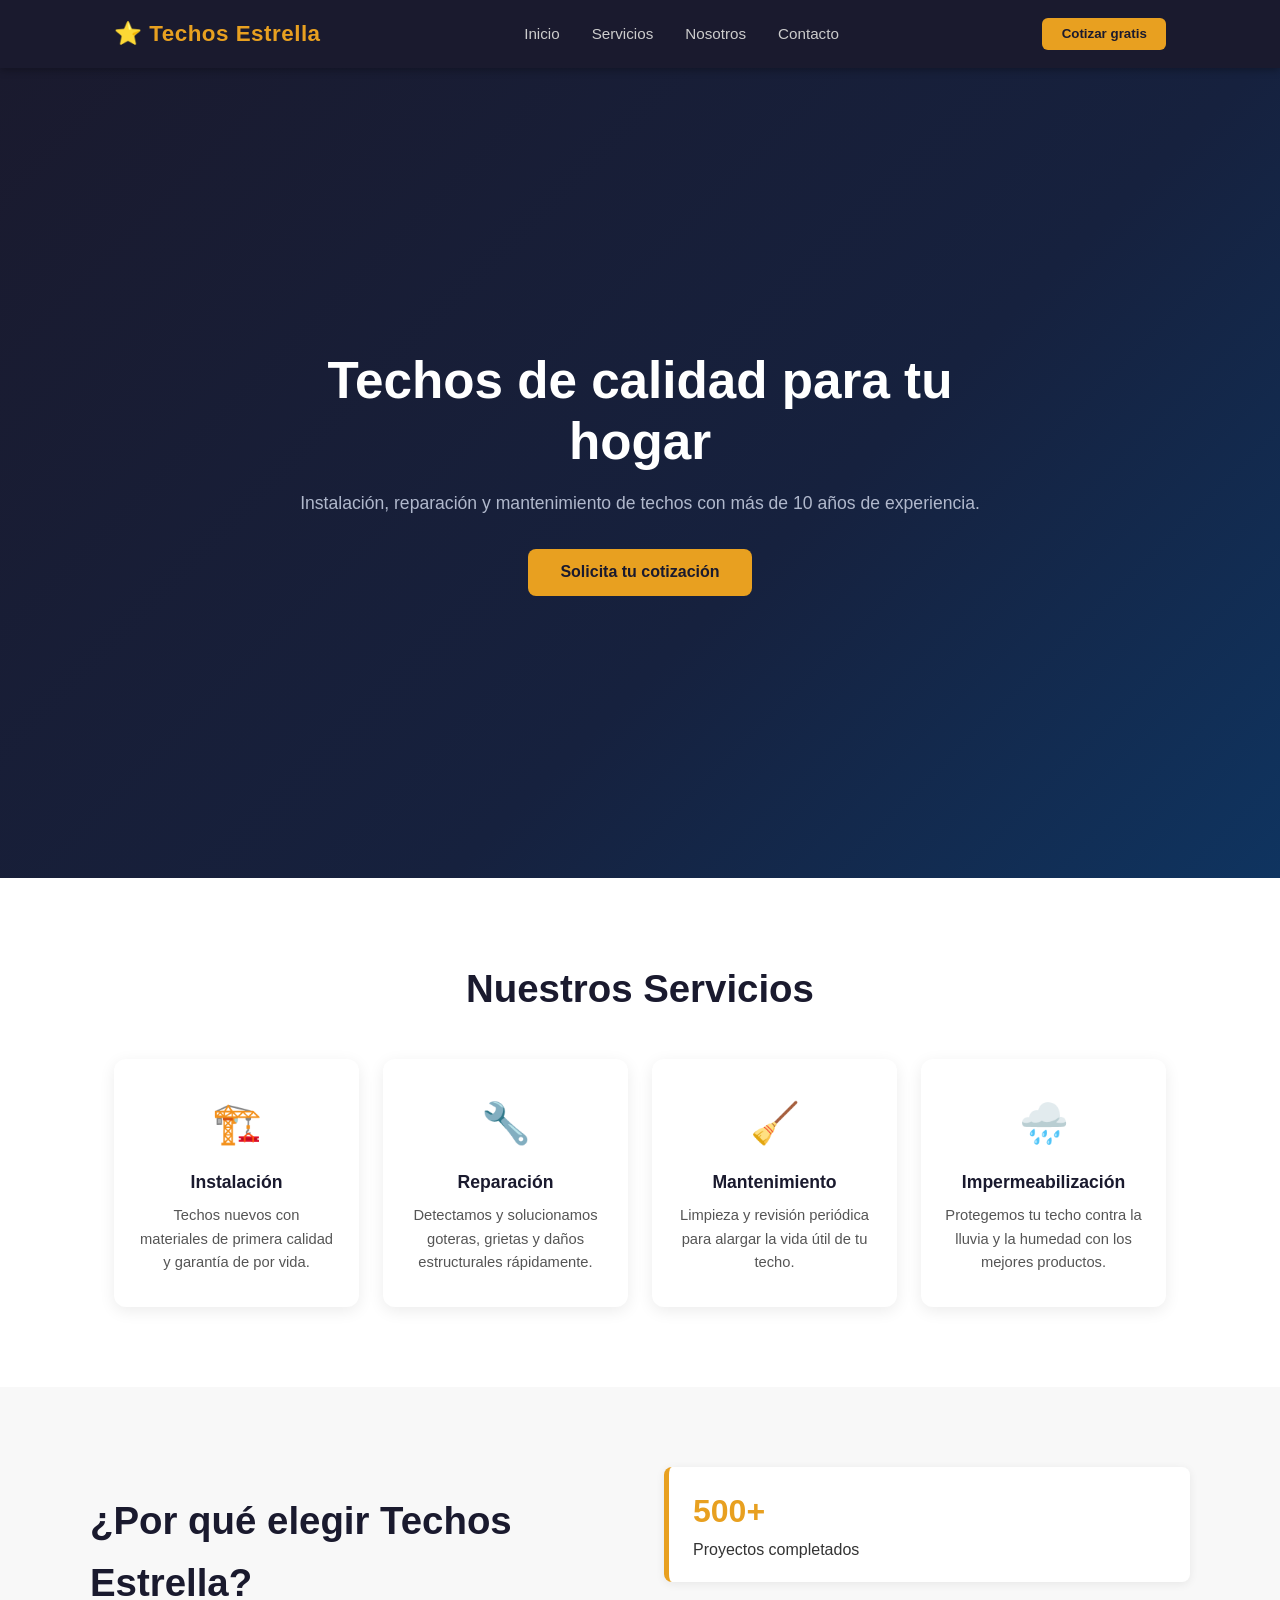
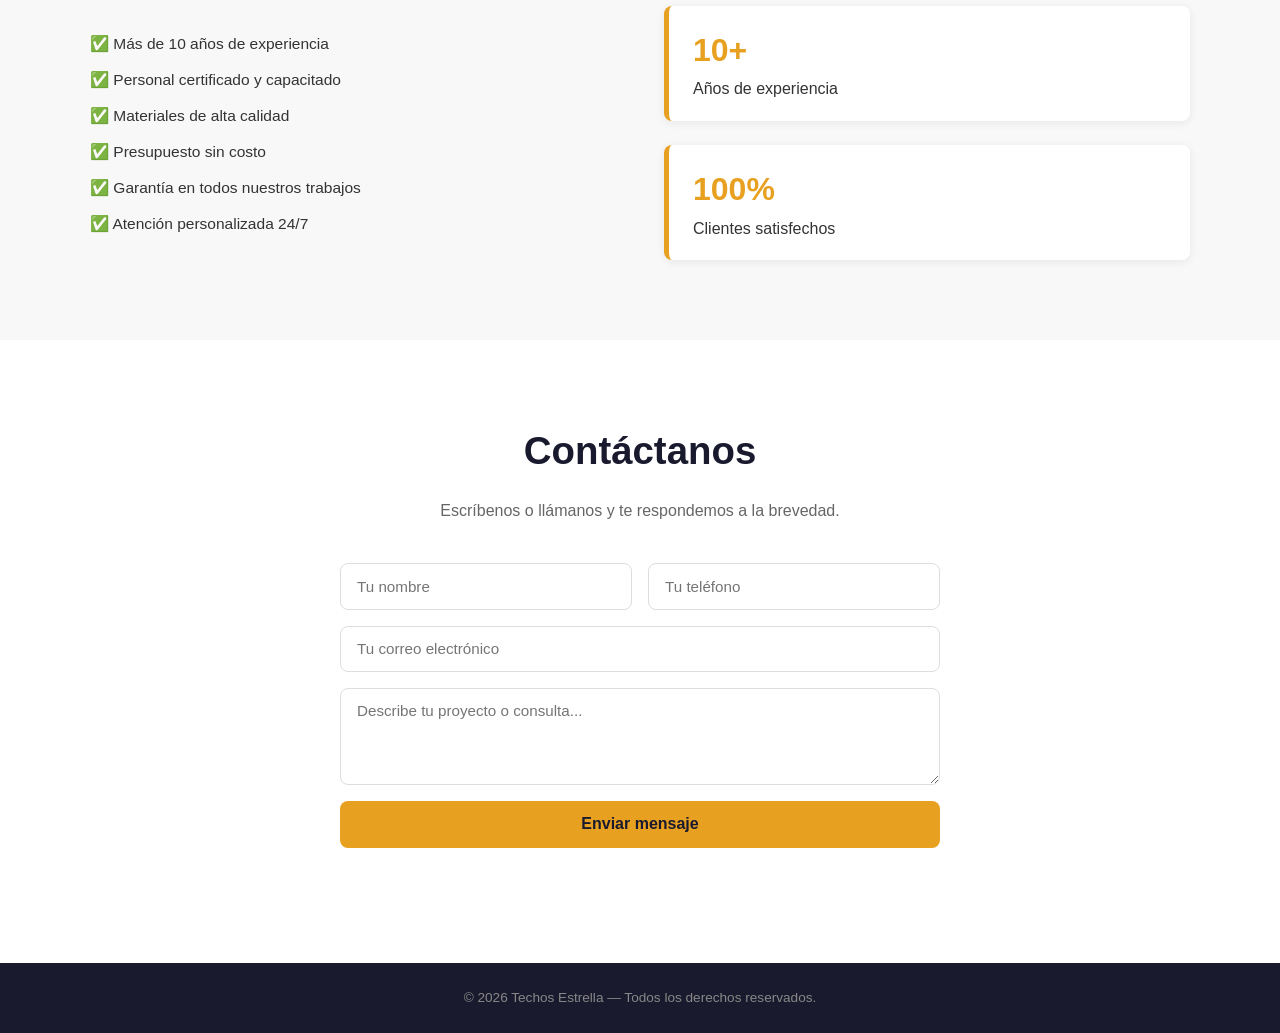
<file: index.html>
<!DOCTYPE html>
<html lang="es">
<head>
  <meta charset="UTF-8" />
  <meta name="viewport" content="width=device-width, initial-scale=1.0" />
  <title>Techos Estrella</title>
  <link rel="stylesheet" href="css/styles.css" />
</head>
<body>

  <!-- NAV -->
  <header>
    <nav class="navbar">
      <div class="logo">⭐ Techos Estrella</div>
      <ul class="nav-links">
        <li><a href="#inicio">Inicio</a></li>
        <li><a href="#servicios">Servicios</a></li>
        <li><a href="#nosotros">Nosotros</a></li>
        <li><a href="#contacto">Contacto</a></li>
      </ul>
      <button class="btn-nav" onclick="scrollToContact()">Cotizar gratis</button>
      <button class="hamburger" onclick="toggleMenu()">&#9776;</button>
    </nav>
  </header>

  <!-- HERO -->
  <section id="inicio" class="hero">
    <div class="hero-content">
      <h1>Techos de calidad para tu hogar</h1>
      <p>Instalación, reparación y mantenimiento de techos con más de 10 años de experiencia.</p>
      <button class="btn-primary" onclick="scrollToContact()">Solicita tu cotización</button>
    </div>
  </section>

  <!-- SERVICIOS -->
  <section id="servicios" class="section">
    <h2>Nuestros Servicios</h2>
    <div class="cards">
      <div class="card">
        <span class="icon">🏗️</span>
        <h3>Instalación</h3>
        <p>Techos nuevos con materiales de primera calidad y garantía de por vida.</p>
      </div>
      <div class="card">
        <span class="icon">🔧</span>
        <h3>Reparación</h3>
        <p>Detectamos y solucionamos goteras, grietas y daños estructurales rápidamente.</p>
      </div>
      <div class="card">
        <span class="icon">🧹</span>
        <h3>Mantenimiento</h3>
        <p>Limpieza y revisión periódica para alargar la vida útil de tu techo.</p>
      </div>
      <div class="card">
        <span class="icon">🌧️</span>
        <h3>Impermeabilización</h3>
        <p>Protegemos tu techo contra la lluvia y la humedad con los mejores productos.</p>
      </div>
    </div>
  </section>

  <!-- NOSOTROS -->
  <section id="nosotros" class="section section-alt">
    <div class="about-grid">
      <div class="about-text">
        <h2>¿Por qué elegir Techos Estrella?</h2>
        <ul class="check-list">
          <li>✅ Más de 10 años de experiencia</li>
          <li>✅ Personal certificado y capacitado</li>
          <li>✅ Materiales de alta calidad</li>
          <li>✅ Presupuesto sin costo</li>
          <li>✅ Garantía en todos nuestros trabajos</li>
          <li>✅ Atención personalizada 24/7</li>
        </ul>
      </div>
      <div class="about-stats">
        <div class="stat"><span class="stat-num">500+</span><span>Proyectos completados</span></div>
        <div class="stat"><span class="stat-num">10+</span><span>Años de experiencia</span></div>
        <div class="stat"><span class="stat-num">100%</span><span>Clientes satisfechos</span></div>
      </div>
    </div>
  </section>

  <!-- CONTACTO -->
  <section id="contacto" class="section">
    <h2>Contáctanos</h2>
    <p class="section-subtitle">Escríbenos o llámanos y te respondemos a la brevedad.</p>
    <form class="contact-form" onsubmit="handleSubmit(event)">
      <div class="form-row">
        <input type="text" placeholder="Tu nombre" required />
        <input type="tel" placeholder="Tu teléfono" required />
      </div>
      <input type="email" placeholder="Tu correo electrónico" required />
      <textarea placeholder="Describe tu proyecto o consulta..." rows="4" required></textarea>
      <button type="submit" class="btn-primary">Enviar mensaje</button>
      <p id="form-msg" class="form-msg"></p>
    </form>
  </section>

  <!-- FOOTER -->
  <footer class="footer">
    <p>© 2026 Techos Estrella — Todos los derechos reservados.</p>
  </footer>

  <script src="js/main.js"></script>
</body>
</html>
</file>
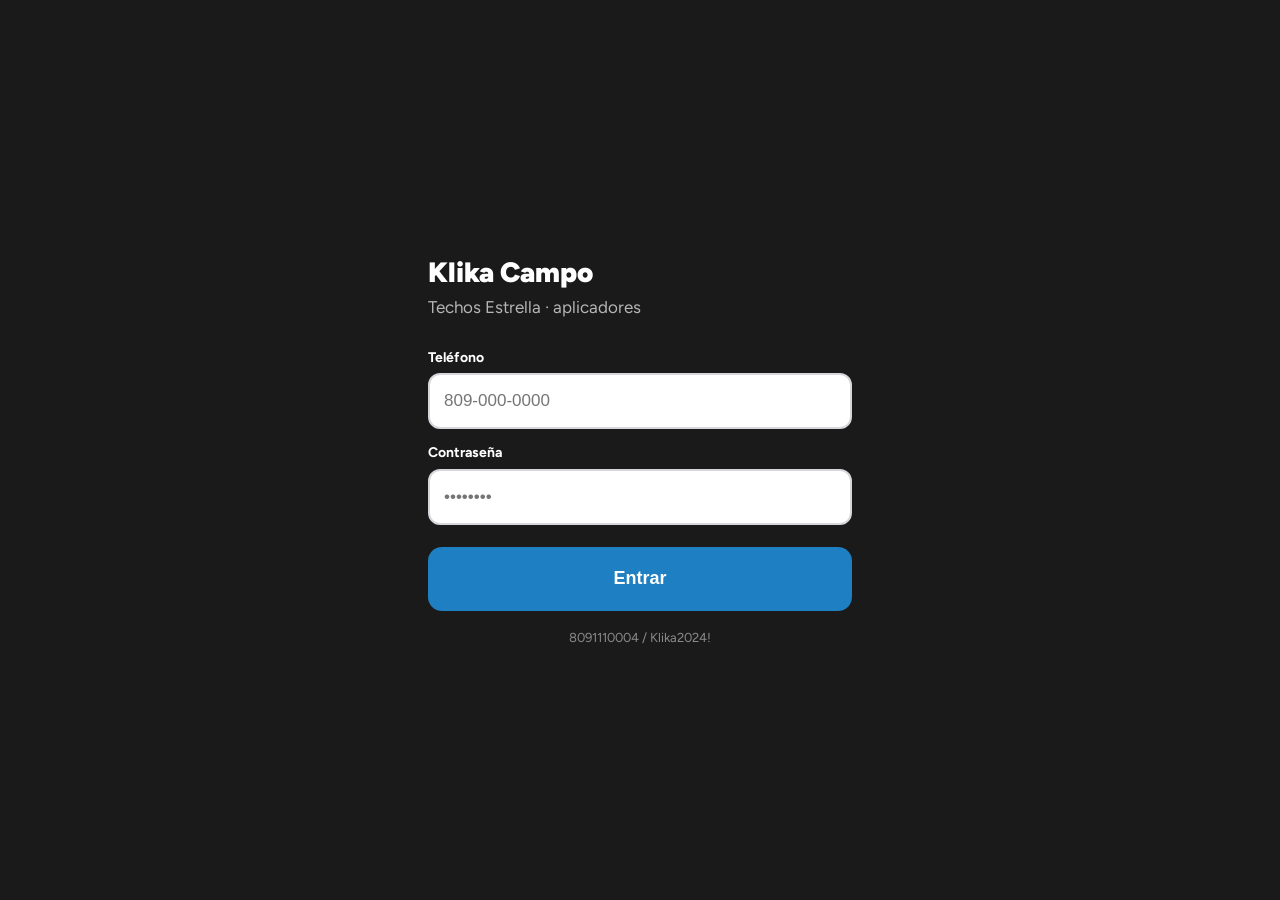
<file: field/index.html>
<!DOCTYPE html>
<html lang="es">
<head>
<meta charset="UTF-8" />
<meta name="viewport" content="width=device-width, initial-scale=1.0, viewport-fit=cover, maximum-scale=1.0, user-scalable=no" />
<meta name="theme-color" content="#1E7FC2" />
<meta name="apple-mobile-web-app-capable" content="yes" />
<meta name="apple-mobile-web-app-status-bar-style" content="black-translucent" />
<title>Klika Campo · Techos Estrella</title>
<link rel="manifest" href="manifest.webmanifest" />
<link rel="preconnect" href="https://fonts.googleapis.com" />
<link href="https://fonts.googleapis.com/css2?family=Figtree:wght@400;600;700;800;900&display=swap" rel="stylesheet" />
<link rel="stylesheet" href="css/app.css" />
</head>
<body>
<div id="app"></div>
<script src="js/api.js"></script>
<script src="js/app.js"></script>
</body>
</html>
</file>
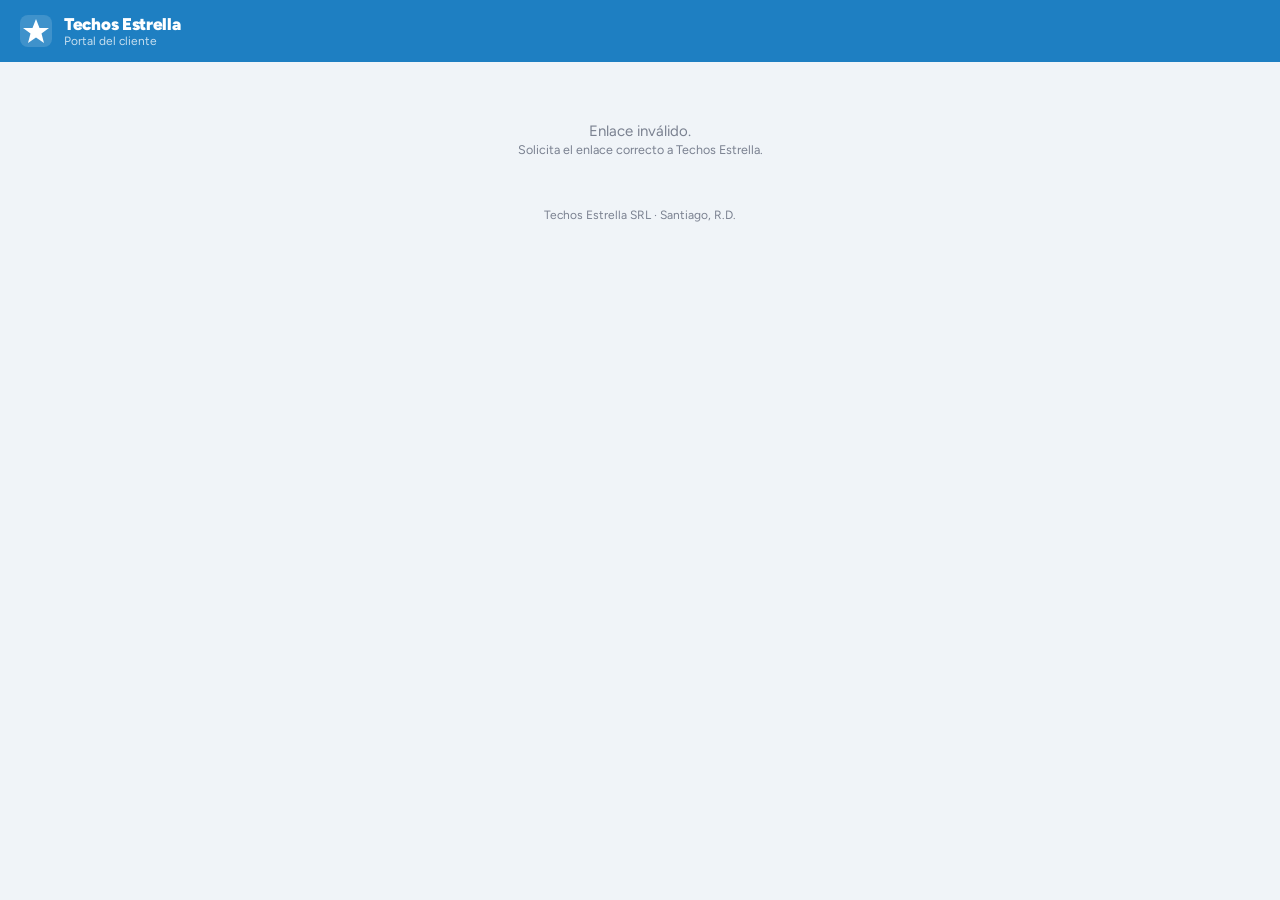
<file: portal/index.html>
<!DOCTYPE html>
<html lang="es">
<head>
<meta charset="UTF-8" />
<meta name="viewport" content="width=device-width, initial-scale=1.0" />
<title>Portal de Cliente · Techos Estrella</title>
<link rel="preconnect" href="https://fonts.googleapis.com" />
<link rel="preconnect" href="https://fonts.gstatic.com" crossorigin />
<link href="https://fonts.googleapis.com/css2?family=Figtree:wght@400;500;600;700;800;900&display=swap" rel="stylesheet" />
<style>
  *, *::before, *::after { box-sizing: border-box; margin: 0; padding: 0; }
  :root {
    --blue: #1E7FC2; --blue-dark: #1565A0;
    --green: #22883a; --green-bg: #edfbf1; --green-ink: #1a6b2e;
    --amber-bg: #fff8e1; --amber-ink: #7a5800;
    --red: #d32f2f; --red-bg: #fff0f0; --red-ink: #b71c1c;
    --ink-900: #0f1013; --ink-700: #2a2d35; --ink-500: #5a606e;
    --ink-400: #7a8190; --ink-300: #9aa1ac; --ink-100: #e8eaed;
    --surface: #ffffff; --surface-2: #f5f7fa;
  }
  body { font-family: 'Figtree', sans-serif; background: #f0f4f8; min-height: 100vh; }
  #app { display: flex; flex-direction: column; align-items: center; min-height: 100vh; padding: 0 0 40px; }

  /* Header de marca */
  .brand-bar { width: 100%; background: var(--blue); color: #fff; padding: 14px 20px;
    display: flex; align-items: center; gap: 12px; }
  .brand-bar svg { flex-shrink: 0; }
  .brand-bar .name { font-weight: 900; font-size: 17px; letter-spacing: -.3px; }
  .brand-bar .sub  { font-size: 12px; opacity: .75; }

  /* Tarjeta centrada */
  .card-wrap { width: 100%; max-width: 440px; margin-top: 20px; padding: 0 16px; }
  .card { background: var(--surface); border-radius: 18px; padding: 24px;
    box-shadow: 0 2px 16px rgba(0,0,0,.07); margin-bottom: 14px; }

  /* Obra header */
  .obra-title { font-size: 20px; font-weight: 900; color: var(--ink-900); }
  .obra-meta  { font-size: 13px; color: var(--ink-400); margin-top: 3px; font-family: monospace; }

  /* Tabs */
  .tabs { display: flex; border-bottom: 1px solid var(--ink-100); margin: 0 -24px; padding: 0 24px; }
  .tab  { flex: 1; padding: 12px 0; border: none; background: transparent; font-family: inherit;
    font-size: 14px; font-weight: 600; color: var(--ink-400); border-bottom: 2.5px solid transparent;
    margin-bottom: -1px; cursor: pointer; }
  .tab.on { color: var(--ink-900); border-color: var(--blue); }

  /* Ítems cotización */
  .item { border: 1px solid var(--ink-100); border-radius: 12px; padding: 14px; margin: 14px 0 0; }
  .item-title { font-weight: 700; font-size: 15px; }
  .item-desc  { font-size: 13px; color: var(--ink-500); margin-top: 3px; }
  .item-total { font-size: 17px; font-weight: 800; color: var(--blue); margin-top: 10px; }

  .total-box { background: var(--ink-900); color: #fff; border-radius: 14px; padding: 16px 18px;
    display: flex; justify-content: space-between; align-items: center; margin-top: 14px; }
  .total-box .lbl { font-size: 13px; opacity: .75; }
  .total-box .val { font-size: 22px; font-weight: 900; }

  /* Botones acción */
  .btn { display: inline-flex; align-items: center; justify-content: center; gap: 8px;
    border-radius: 10px; font-family: inherit; font-size: 14.5px; font-weight: 700;
    cursor: pointer; padding: 0 18px; height: 46px; border: none; transition: opacity .15s; }
  .btn:disabled { opacity: .5; cursor: default; }
  .btn-primary { background: var(--blue); color: #fff; width: 100%; margin-top: 12px; height: 50px; font-size: 15.5px; }
  .btn-ghost   { background: transparent; border: 1.5px solid var(--ink-200,#d0d5dd); color: var(--ink-700); }
  .btn-approve { background: var(--green-bg); border: 1.5px solid var(--green); color: var(--green-ink); width: 100%; margin-top: 10px; }
  .btn-row { display: flex; gap: 10px; margin-top: 10px; }
  .btn-row .btn { flex: 1; }

  /* Banner estado */
  .status-banner { border-radius: 12px; padding: 12px 14px; font-size: 13px; font-weight: 600;
    line-height: 1.4; margin-bottom: 14px; }
  .status-ok   { background: var(--green-bg); color: var(--green-ink); }
  .status-warn { background: var(--amber-bg); color: var(--amber-ink); }
  .status-bad  { background: var(--red-bg);   color: var(--red-ink); }

  /* Progreso */
  .progress-bar { height: 10px; background: var(--ink-100); border-radius: 99px; overflow: hidden; margin-top: 8px; }
  .progress-fill { height: 100%; border-radius: 99px; background: linear-gradient(90deg, #1E7FC2, #1565A0); }

  /* Fotos grid */
  .photos { display: grid; grid-template-columns: 1fr 1fr; gap: 10px; margin-top: 14px; }
  .photo  { border-radius: 12px; overflow: hidden; border: 1px solid var(--ink-100); aspect-ratio: 4/3; position: relative; background: var(--surface-2); }
  .photo img { width: 100%; height: 100%; object-fit: cover; }
  .photo-lbl { position: absolute; top: 8px; left: 8px; font-size: 11px; font-weight: 700;
    color: #fff; background: rgba(0,0,0,.45); padding: 3px 9px; border-radius: 99px; }

  /* Garantía */
  .warranty { display: flex; align-items: center; gap: 12px; padding: 14px;
    background: var(--green-bg); border-radius: 14px; margin-top: 14px; }
  .warranty-ico { font-size: 26px; }
  .warranty-ttl { font-weight: 700; font-size: 14px; }
  .warranty-sub { font-size: 12.5px; color: var(--ink-500); }

  /* Contacto */
  .contact { display: flex; align-items: center; justify-content: space-between;
    margin-top: 16px; padding: 12px 14px; background: #e8f4fd; border-radius: 12px; }
  .contact span { font-size: 13px; color: var(--ink-500); }
  .btn-wa { background: #25D366; color: #fff; border-radius: 8px; padding: 0 14px; height: 38px; font-size: 13.5px; }

  /* Error / spinner */
  .spin { width: 40px; height: 40px; border: 3px solid var(--ink-100);
    border-top-color: var(--blue); border-radius: 50%; animation: sp .7s linear infinite; margin: 60px auto; }
  @keyframes sp { to { transform: rotate(360deg); } }
  .err { text-align: center; padding: 40px 20px; color: var(--ink-400); font-size: 15px; }

  /* Footer */
  .footer { font-size: 12px; color: var(--ink-400); text-align: center; margin-top: 10px; padding: 0 20px; }
</style>
</head>
<body>
<div id="app">
  <div class="brand-bar">
    <svg width="32" height="32" viewBox="0 0 32 32" fill="none">
      <rect width="32" height="32" rx="8" fill="white" fill-opacity=".15"/>
      <polygon points="16,4 19.5,13 29,13 21.5,18.5 24,28 16,22.5 8,28 10.5,18.5 3,13 12.5,13" fill="white"/>
    </svg>
    <div>
      <div class="name">Techos Estrella</div>
      <div class="sub">Portal del cliente</div>
    </div>
  </div>
  <div class="card-wrap" id="root"><div class="spin"></div></div>
  <div class="footer">Techos Estrella SRL · Santiago, R.D.</div>
</div>

<script>
(function () {
  const root = document.getElementById("root");
  const params = new URLSearchParams(location.search);
  const obraId = params.get("obra");

  if (!obraId) {
    root.innerHTML = '<div class="err">Enlace inválido.<br><small>Solicita el enlace correcto a Techos Estrella.</small></div>';
    return;
  }

  const API_BASE = "/api";
  const fmt = (n) => new Intl.NumberFormat("es-DO", { style: "currency", currency: "DOP", minimumFractionDigits: 0 }).format(n || 0);
  let estado = null; // null | "aprobada" | "cambios" | "rechazada"
  let cotiz = null;
  let fotos = [];
  let tab = "cotizacion";

  async function get(path) {
    const res = await fetch(API_BASE + path, { headers: { Accept: "application/json" } });
    if (!res.ok) throw new Error("HTTP " + res.status);
    return res.json();
  }

  async function load() {
    try {
      const [cotRes, fotosRes] = await Promise.all([
        get("/cotizaciones?obra_id=" + obraId + "&per_page=1"),
        get("/obras/" + obraId + "/fotos"),
      ]);
      const arr = cotRes.data ?? cotRes;
      cotiz = Array.isArray(arr) ? arr[0] : arr;
      fotos = (fotosRes.data ?? fotosRes).filter((f) => f.visible_cliente);
    } catch (e) {
      // Intenta solo con obra si la cotización falla
      try { cotiz = null; } catch {}
    }
    render();
  }

  function render() {
    if (!cotiz) {
      root.innerHTML = '<div class="err">No se encontró información de tu obra.<br><small>Contacta a Techos Estrella.</small></div>';
      return;
    }
    const clienteNom = cotiz.cliente?.nombre ?? cotiz.obra?.cliente?.nombre ?? "Cliente";
    const obraNom = cotiz.obra?.titulo ?? "Tu obra";
    const obraCod = cotiz.obra?.codigo ?? ("OB-" + obraId);
    const validaHasta = cotiz.valido_hasta
      ? cotiz.valido_hasta
      : cotiz.created_at
        ? new Date(new Date(cotiz.created_at).getTime() + 30 * 864e5).toLocaleDateString("es-DO", { day: "numeric", month: "short", year: "numeric" })
        : "—";
    const items = cotiz.items?.length ? cotiz.items : [];
    const total = Number(cotiz.total_con_itbis ?? cotiz.total ?? 0);
    const progreso = cotiz.obra?.avance_pct ?? 0;

    const bannerHtml = estado ? `<div class="status-banner ${estado === "rechazada" ? "status-bad" : estado === "cambios" ? "status-warn" : "status-ok"}">
      ${estado === "aprobada" ? "✅ ¡Aprobaste la propuesta! Techos Estrella te contactará pronto." : ""}
      ${estado === "cambios" ? "✏️ Pediste cambios. Techos Estrella revisará y te responderá." : ""}
      ${estado === "rechazada" ? "❌ Rechazaste la propuesta." : ""}
    </div>` : "";

    const cotizHtml = `
      ${bannerHtml}
      ${items.map((it, i) => `<div class="item">
        <div class="item-title">${esc(it.descripcion ?? it.material?.nombre ?? "Ítem " + (i+1))}</div>
        <div class="item-desc">${it.area_m2 ? it.area_m2 + " m²" : ""} ${it.manos ? "· " + it.manos + " mano(s)" : ""}</div>
        <div class="item-total">${fmt(it.total_con_itbis ?? it.total)}</div>
      </div>`).join("")}
      <div class="total-box"><span class="lbl">Total propuesta completa</span><span class="val">${fmt(total)}</span></div>
      <button class="btn btn-primary" onclick="setEstado('aprobada')">✅ Aprobar propuesta</button>
      <div class="btn-row">
        <button class="btn btn-ghost" onclick="setEstado('cambios')">✏️ Pedir cambios</button>
        <button class="btn btn-ghost" style="color:var(--red)" onclick="setEstado('rechazada')">✖ Rechazar</button>
      </div>
      <div class="contact">
        <span>¿Dudas? Escríbenos</span>
        <a href="https://wa.me/18095550001" target="_blank" class="btn btn-wa">💬 WhatsApp</a>
      </div>`;

    const fotosHtml = `
      <div style="display:flex;justify-content:space-between;align-items:center;margin-bottom:6px">
        <span style="font-weight:700">Tu obra va al ${progreso}%</span>
        <span style="color:var(--ink-400);font-size:13px">en proceso</span>
      </div>
      <div class="progress-bar"><div class="progress-fill" style="width:${progreso}%"></div></div>
      <div style="font-size:13px;font-weight:700;color:var(--ink-400);text-transform:uppercase;letter-spacing:.5px;margin:20px 0 10px">Fotos de avance</div>
      <div class="photos">
        ${fotos.length ? fotos.map((f) => `<div class="photo"><img src="${esc(f.url)}" alt="${esc(f.tipo)}"><span class="photo-lbl">${esc(f.tipo)}</span></div>`).join("")
          : '<div class="err" style="grid-column:1/-1;padding:20px">Aún no hay fotos marcadas como visibles.</div>'}
      </div>
      <div class="warranty">
        <div class="warranty-ico">🛡️</div>
        <div><div class="warranty-ttl">Garantía de 7 años</div><div class="warranty-sub">Se activa al terminar la obra</div></div>
      </div>`;

    root.innerHTML = `<div class="card">
      <div class="obra-title">${esc(clienteNom)} · ${esc(obraNom)}</div>
      <div class="obra-meta">${esc(obraCod)} · válida hasta ${esc(validaHasta)}</div>
      <div class="tabs" style="margin-top:16px">
        <button class="tab ${tab === "cotizacion" ? "on" : ""}" onclick="setTab('cotizacion')">Cotización</button>
        <button class="tab ${tab === "avance" ? "on" : ""}" onclick="setTab('avance')">Avance de obra</button>
      </div>
      <div style="padding-top:16px">${tab === "cotizacion" ? cotizHtml : fotosHtml}</div>
    </div>`;
  }

  function esc(s) { return String(s ?? "").replace(/[&<>"]/g, (c) => ({"&":"&amp;","<":"&lt;",">":"&gt;",'"':"&quot;"}[c])); }
  window.setTab = (t) => { tab = t; render(); };
  window.setEstado = (e) => { estado = e; render(); };

  load();
})();
</script>
</body>
</html>
</file>
<file: css/styles.css>
/* ===== RESET & BASE ===== */
*, *::before, *::after { box-sizing: border-box; margin: 0; padding: 0; }

:root {
  --primary: #e8a020;
  --primary-dark: #c4841a;
  --dark: #1a1a2e;
  --text: #333;
  --light-bg: #f8f8f8;
  --white: #fff;
}

html { scroll-behavior: smooth; }

body {
  font-family: 'Segoe UI', sans-serif;
  color: var(--text);
  line-height: 1.6;
}

/* ===== NAVBAR ===== */
header {
  position: sticky;
  top: 0;
  z-index: 100;
  background: var(--dark);
  box-shadow: 0 2px 8px rgba(0,0,0,.3);
}

.navbar {
  max-width: 1100px;
  margin: 0 auto;
  display: flex;
  align-items: center;
  justify-content: space-between;
  padding: 1rem 1.5rem;
}

.logo {
  font-size: 1.4rem;
  font-weight: 700;
  color: var(--primary);
  letter-spacing: .5px;
}

.nav-links {
  list-style: none;
  display: flex;
  gap: 2rem;
}

.nav-links a {
  color: #ccc;
  text-decoration: none;
  font-size: .95rem;
  transition: color .2s;
}

.nav-links a:hover { color: var(--primary); }

.btn-nav {
  background: var(--primary);
  color: var(--dark);
  border: none;
  padding: .55rem 1.2rem;
  border-radius: 6px;
  font-weight: 600;
  cursor: pointer;
  transition: background .2s;
}

.btn-nav:hover { background: var(--primary-dark); }

.hamburger {
  display: none;
  background: none;
  border: none;
  color: var(--white);
  font-size: 1.6rem;
  cursor: pointer;
}

/* ===== HERO ===== */
.hero {
  background: linear-gradient(135deg, var(--dark) 0%, #16213e 60%, #0f3460 100%);
  color: var(--white);
  min-height: 90vh;
  display: flex;
  align-items: center;
  justify-content: center;
  text-align: center;
  padding: 4rem 1.5rem;
}

.hero-content { max-width: 700px; }

.hero h1 {
  font-size: clamp(2rem, 5vw, 3.2rem);
  font-weight: 800;
  margin-bottom: 1rem;
  line-height: 1.2;
}

.hero p {
  font-size: 1.1rem;
  color: #b0b8cc;
  margin-bottom: 2rem;
}

.btn-primary {
  background: var(--primary);
  color: var(--dark);
  border: none;
  padding: .9rem 2rem;
  border-radius: 8px;
  font-size: 1rem;
  font-weight: 700;
  cursor: pointer;
  transition: transform .15s, background .2s;
}

.btn-primary:hover { background: var(--primary-dark); transform: translateY(-2px); }

/* ===== SECTIONS ===== */
.section {
  padding: 5rem 1.5rem;
  max-width: 1100px;
  margin: 0 auto;
  text-align: center;
}

.section-alt {
  max-width: 100%;
  background: var(--light-bg);
  padding: 5rem 1.5rem;
}

.section-alt > * { max-width: 1100px; margin: 0 auto; }

h2 {
  font-size: clamp(1.6rem, 3vw, 2.4rem);
  color: var(--dark);
  margin-bottom: 2.5rem;
}

.section-subtitle {
  color: #666;
  margin-top: -1.5rem;
  margin-bottom: 2.5rem;
}

/* ===== CARDS ===== */
.cards {
  display: grid;
  grid-template-columns: repeat(auto-fit, minmax(220px, 1fr));
  gap: 1.5rem;
}

.card {
  background: var(--white);
  border-radius: 12px;
  padding: 2rem 1.5rem;
  box-shadow: 0 4px 16px rgba(0,0,0,.08);
  transition: transform .2s, box-shadow .2s;
}

.card:hover { transform: translateY(-6px); box-shadow: 0 8px 24px rgba(0,0,0,.14); }

.icon { font-size: 2.5rem; display: block; margin-bottom: .8rem; }

.card h3 {
  font-size: 1.1rem;
  margin-bottom: .5rem;
  color: var(--dark);
}

.card p { font-size: .92rem; color: #555; }

/* ===== ABOUT ===== */
.about-grid {
  display: grid;
  grid-template-columns: 1fr 1fr;
  gap: 3rem;
  align-items: center;
  text-align: left;
}

.about-text h2 { margin-bottom: 1.2rem; }

.check-list {
  list-style: none;
  display: flex;
  flex-direction: column;
  gap: .7rem;
  font-size: .97rem;
}

.about-stats {
  display: flex;
  flex-direction: column;
  gap: 1.5rem;
}

.stat {
  background: var(--white);
  border-left: 5px solid var(--primary);
  border-radius: 8px;
  padding: 1.2rem 1.5rem;
  display: flex;
  flex-direction: column;
  box-shadow: 0 2px 10px rgba(0,0,0,.07);
}

.stat-num {
  font-size: 2rem;
  font-weight: 800;
  color: var(--primary);
}

/* ===== CONTACT FORM ===== */
.contact-form {
  max-width: 600px;
  margin: 0 auto;
  display: flex;
  flex-direction: column;
  gap: 1rem;
}

.form-row {
  display: grid;
  grid-template-columns: 1fr 1fr;
  gap: 1rem;
}

.contact-form input,
.contact-form textarea {
  width: 100%;
  padding: .85rem 1rem;
  border: 1.5px solid #ddd;
  border-radius: 8px;
  font-size: .95rem;
  font-family: inherit;
  transition: border-color .2s;
}

.contact-form input:focus,
.contact-form textarea:focus {
  outline: none;
  border-color: var(--primary);
}

.form-msg { font-size: .9rem; color: green; min-height: 1.2rem; }

/* ===== FOOTER ===== */
.footer {
  background: var(--dark);
  color: #888;
  text-align: center;
  padding: 1.5rem;
  font-size: .85rem;
}

/* ===== RESPONSIVE ===== */
@media (max-width: 768px) {
  .nav-links, .btn-nav { display: none; }
  .hamburger { display: block; }
  .nav-links.open {
    display: flex;
    flex-direction: column;
    position: absolute;
    top: 65px;
    left: 0;
    right: 0;
    background: var(--dark);
    padding: 1rem 1.5rem 1.5rem;
    gap: 1rem;
  }
  .about-grid { grid-template-columns: 1fr; }
  .form-row { grid-template-columns: 1fr; }
}
</file>
<file: field/css/app.css>
/* Klika Campo · estilos móviles (alto contraste, targets grandes para uso en obra) */
:root {
  --blue: #1E7FC2; --blue-d: #166299;
  --ink: #1A1A1A; --ink-700: #3A3A3A; --ink-400: #8A8A8A; --ink-200: #D5D7DB;
  --bg: #F5F6F8; --surface: #fff;
  --green: #3FAE4A; --green-bg: #E6F4E7;
  --amber: #F2A33A; --amber-bg: #FCEFD9;
  --red: #E0392B; --red-bg: #FBE6E4;
}
* { box-sizing: border-box; -webkit-tap-highlight-color: transparent; }
html, body { margin: 0; }
body {
  font-family: -apple-system, "Figtree", "Segoe UI", system-ui, sans-serif;
  background: var(--ink); color: var(--ink);
  font-size: 17px; line-height: 1.4;
}
#app { max-width: 480px; margin: 0 auto; min-height: 100vh; background: var(--bg);
  display: flex; flex-direction: column; position: relative; }

/* Banner offline */
#offline-banner { display: none; background: var(--amber-bg); color: #7a4d08;
  padding: 10px 16px; font-size: 14px; font-weight: 600; text-align: center; }
body.offline #offline-banner { display: block; }

/* Header */
.hdr { background: var(--ink); color: #fff; padding: 18px 18px 16px; }
.hdr h1 { margin: 0; font-size: 22px; font-weight: 800; }
.hdr .sub { color: #B5B5B5; font-size: 14px; margin-top: 2px; }
.hdr-row { display: flex; align-items: center; justify-content: space-between; gap: 12px; }

/* Contenido */
.content { flex: 1; padding: 16px; padding-bottom: 96px; overflow-y: auto; }
.section-lbl { font-size: 13px; font-weight: 800; letter-spacing: .4px; text-transform: uppercase;
  color: var(--ink-400); margin: 18px 4px 10px; }

/* Cards de obra (grandes) */
.card { background: var(--surface); border-radius: 16px; box-shadow: 0 1px 3px rgba(0,0,0,.08);
  padding: 18px; margin-bottom: 14px; border: 1px solid #ECEDF0; }
.obra-card { display: block; width: 100%; text-align: left; border: 1px solid #ECEDF0; cursor: pointer; }
.obra-card .titulo { font-size: 18px; font-weight: 700; }
.obra-card .meta { color: var(--ink-400); font-size: 14px; margin-top: 3px; }

/* Botones gigantes */
.btn { display: flex; align-items: center; justify-content: center; gap: 10px;
  width: 100%; min-height: 64px; border: none; border-radius: 14px;
  font-size: 18px; font-weight: 700; cursor: pointer; padding: 0 18px; }
.btn:active { transform: scale(.98); }
.btn-primary { background: var(--blue); color: #fff; }
.btn-green { background: var(--green); color: #fff; }
.btn-red { background: var(--red); color: #fff; }
.btn-gray { background: var(--ink-200); color: var(--ink); }
.btn-ghost { background: var(--surface); color: var(--ink); border: 2px solid var(--ink-200); }
.btn[disabled] { opacity: .5; }
.btn-row { display: grid; grid-template-columns: 1fr 1fr; gap: 12px; margin-top: 14px; }
.btn-row .full { grid-column: 1 / -1; }

/* Badges de clima/estado */
.badge { display: inline-flex; align-items: center; gap: 6px; padding: 5px 12px; border-radius: 99px;
  font-size: 13px; font-weight: 700; }
.b-green { background: var(--green-bg); color: #2a7d33; }
.b-amber { background: var(--amber-bg); color: #92610d; }
.b-red { background: var(--red-bg); color: #b0261a; }
.b-blue { background: #E4F0FA; color: var(--blue-d); }
.b-gray { background: #ECEDF0; color: var(--ink-400); }

/* Tira de clima 7 días */
.clima { display: grid; grid-template-columns: repeat(7, 1fr); gap: 6px; }
.clima .d { border-radius: 12px; padding: 10px 0; text-align: center; }
.clima .dn { font-size: 12px; font-weight: 700; color: var(--ink-400); }
.clima .dd { font-size: 18px; font-weight: 800; }
.clima .pp { font-size: 11px; margin-top: 2px; }

/* Inputs */
.field { margin-bottom: 14px; }
.field label { display: block; font-size: 14px; font-weight: 700; margin-bottom: 6px; }
.input { width: 100%; min-height: 56px; border: 2px solid var(--ink-200); border-radius: 12px;
  padding: 0 14px; font-size: 17px; background: var(--surface); }
textarea.input { padding: 12px 14px; min-height: 90px; }

/* Selector de tipo de foto */
.tipo-grid { display: grid; grid-template-columns: 1fr 1fr; gap: 12px; }
.tipo-btn { min-height: 72px; border-radius: 14px; border: 2px solid var(--ink-200); background: var(--surface);
  font-size: 16px; font-weight: 700; display: flex; align-items: center; justify-content: center; gap: 8px; }
.tipo-btn.on { border-color: var(--blue); background: #E4F0FA; }

/* Bottom nav */
.nav { position: fixed; bottom: 0; left: 50%; transform: translateX(-50%); width: 100%; max-width: 480px;
  display: grid; grid-template-columns: repeat(4, 1fr); background: var(--surface);
  border-top: 1px solid var(--ink-200); }
.nav button { background: none; border: none; padding: 10px 0 14px; font-size: 12px; font-weight: 700;
  color: var(--ink-400); display: flex; flex-direction: column; align-items: center; gap: 4px; }
.nav button.on { color: var(--blue); }
.nav .ic { font-size: 22px; line-height: 1; }

/* Login */
.login { display: flex; flex-direction: column; justify-content: center; min-height: 100vh;
  padding: 28px; background: var(--ink); color: #fff; }
.login h1 { font-size: 28px; font-weight: 900; margin: 0 0 4px; }
.login .input { color: var(--ink); }
.login .err { background: var(--red-bg); color: #b0261a; padding: 12px; border-radius: 10px;
  font-weight: 700; font-size: 15px; margin-bottom: 14px; }

/* Util */
.center { text-align: center; }
.muted { color: var(--ink-400); }
.big-num { font-size: 56px; font-weight: 900; line-height: 1; }
.toast { position: fixed; bottom: 90px; left: 50%; transform: translateX(-50%); z-index: 50;
  background: var(--ink); color: #fff; padding: 14px 20px; border-radius: 12px; font-weight: 700;
  font-size: 15px; max-width: 90%; text-align: center; box-shadow: 0 6px 20px rgba(0,0,0,.3); }
.empty { text-align: center; color: var(--ink-400); padding: 40px 20px; font-size: 16px; }
.spin { width: 28px; height: 28px; border: 3px solid var(--ink-200); border-top-color: var(--blue);
  border-radius: 50%; animation: r 1s linear infinite; margin: 30px auto; }
@keyframes r { to { transform: rotate(360deg); } }
</file>
